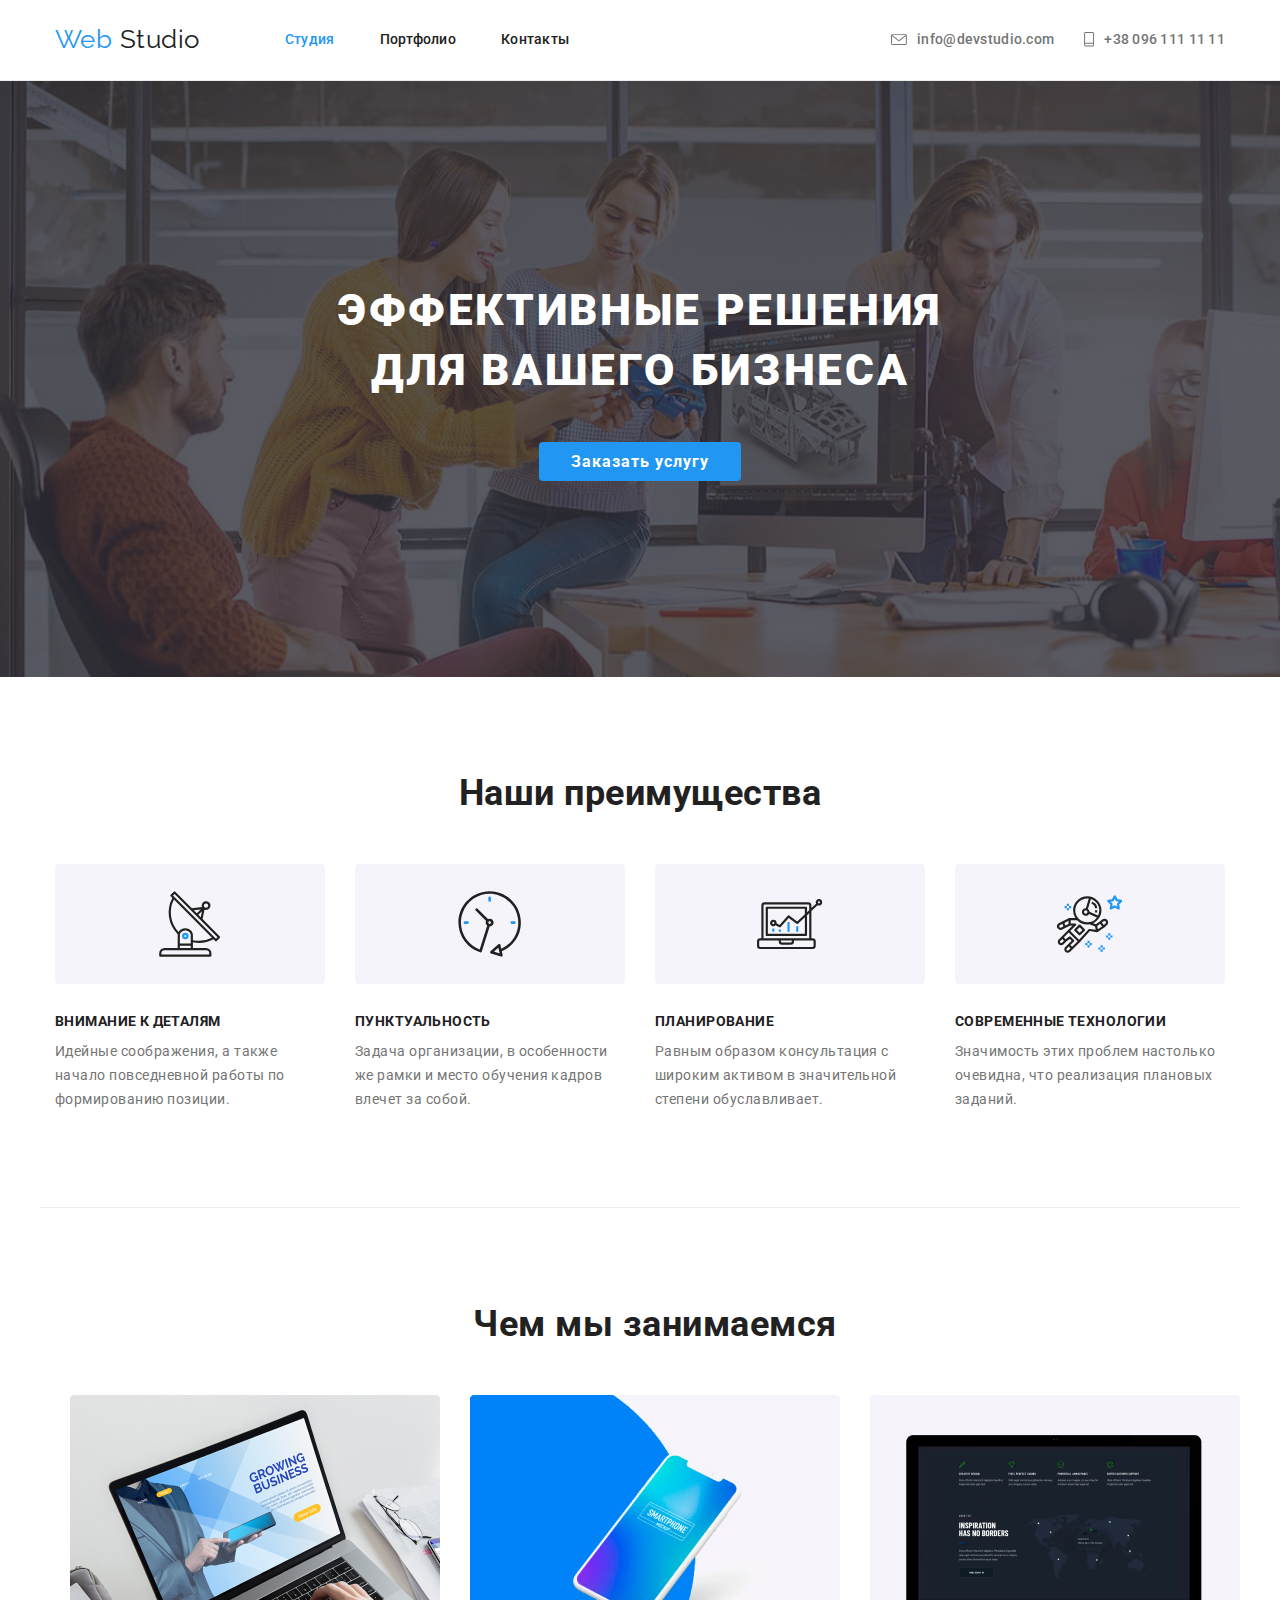
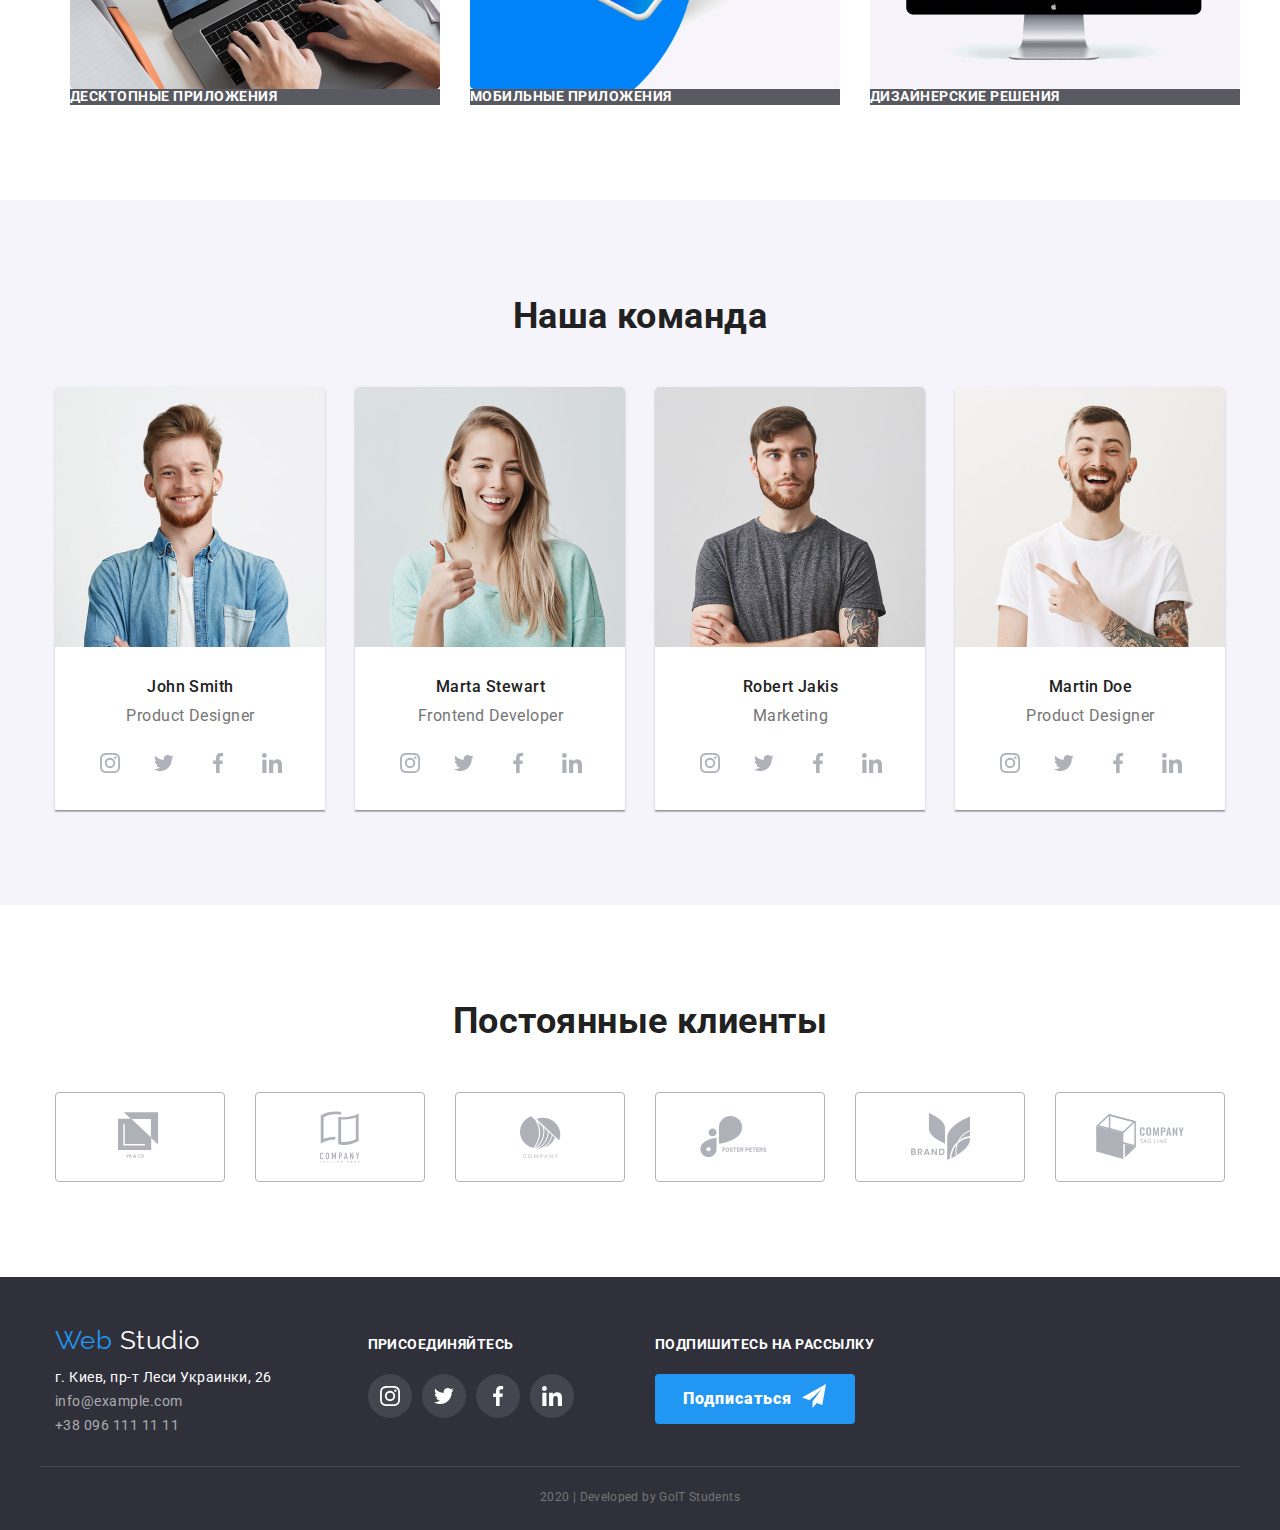
<file: index.html>
<!DOCTYPE html>
<html lang="ru">
  <head>
    <meta charset="UTF-8" />
    <meta name="viewport" content="width=device-width, initial-scale=1.0" />
    <title>Document</title>
    <link
      href="https://fonts.googleapis.com/css2?family=Raleway:wght@700&family=Roboto:wght@400;500;700&display=swap"
      rel="stylesheet"
    />
    <link
      rel="stylesheet"
      href="https://cdnjs.cloudflare.com/ajax/libs/modern-normalize/0.6.0/modern-normalize.min.css"
    />
    <link rel="stylesheet" href="./css/styles.css" />
  </head>
  <body>
    <!--Шапка файлу-->
    <header class="page-header">
      <nav class="container nav">
        <a href="" class="logo"> <span class="web-logo">Web</span> Studio </a>

        <ul class="site-nav list">
          <li class="item">
            <a href="./index.html" class="site-nav-link link current">Студия</a>
          </li>
          <li class="item">
            <a href="./portfolio.html" class="site-nav-link link">Портфолио</a>
          </li>
          <li class="item">
            <a href="" class="site-nav-link link">Контакты</a>
          </li>
        </ul>
        <ul class="address list">
          <li class="item-address">
            <a href="mailto:info@devstudio.com" class="address-link link">
              <svg class="icon" width="16px" height="11.2px">
                <use href="./images/sprite.svg#envelope"></use>
              </svg>
              info@devstudio.com
            </a>
          </li>
          <li class="item-address">
            <a href="tel:+380961111111" class="address-link link">
              <svg class="icon" width="10px" height="14.97px">
                <use href="./images/sprite.svg#Phone"></use>
              </svg>
              +38 096 111 11 11
            </a>
          </li>
        </ul>
      </nav>
    </header>
    <main>
      <!---Герой-->
      <section class="hero">
        <div class="container-hero">
          <h1 class="hero-title">эффективные решения для вашего бизнеса</h1>
          <a href="" class="hero-link button link">Заказать услугу</a>
        </div>
      </section>
      <!--Наши преимущества-->
      <section class="section">
        <div class="container offer">
          <h2 class="section-title">Наши преимущества</h2>
          <ul class="feature-list list">
            <li class="item-advantages">
              <div class="advantages">
                <svg class="antenna" width="65.32px" height="70px">
                  <use href="./images/sprite.svg#antenna"></use>
                </svg>
              </div>
              <h3 class="title">Внимание к деталям</h3>
              <p class="text">
                Идейные соображения, а также начало повседневной работы по
                формированию позиции.
              </p>
            </li>
            <li class="item-advantages">
              <div class="advantages">
                <svg class="antenna" width="65.32px" height="70px">
                  <use href="./images/sprite.svg#clock"></use>
                </svg>
              </div>
              <h3 class="title">Пунктуальность</h3>
              <p class="text">
                Задача организации, в особенности же рамки и место обучения
                кадров влечет за собой.
              </p>
            </li>
            <li class="item-advantages">
              <div class="advantages">
                <svg class="antenna" width="65.32px" height="70px">
                  <use href="./images/sprite.svg#diagram"></use>
                </svg>
              </div>
              <h3 class="title">Планирование</h3>
              <p class="text">
                Равным образом консультация с широким активом в значительной
                степени обуславливает.
              </p>
            </li>
            <li class="item-advantages">
              <div class="advantages">
                <svg class="antenna" width="65.32px" height="70px">
                  <use href="./images/sprite.svg#astronaut"></use>
                </svg>
              </div>
              <h3 class="title">Современные технологии</h3>
              <p class="text">
                Значимость этих проблем настолько очевидна, что реализация
                плановых заданий.
              </p>
            </li>
          </ul>
        </div>
      </section>
      <!--Чем занимаемся-->
      <section class="section container">
        <div class="container">
          <h2 class="section-title">Чем мы занимаемся</h2>
          <ul class="feature-list list">
            <li class="item-work">
              <a href="" class="link">
                <img src="./images/desktop-applications.jpg" alt="computer" />
                <h3 class="feature-title">Десктопные приложения</h3>
              </a>
            </li>
            <li class="item-work">
              <a href="" class="link">
                <img src="./images/mob-desk.jpg" alt="mobile" />
                <h3 class="feature-title">Мобильные приложения</h3>
              </a>
            </li>
            <li class="item-work">
              <a href="" class="link">
                <img src="./images/design.jpg" alt="computer" />
                <h3 class="feature-title">Дизайнерские решения</h3>
              </a>
            </li>
          </ul>
        </div>
      </section>
      <!--Наша команда-->
      <section class="section team">
        <div class="container">
          <h2 class="section-title team">Наша команда</h2>
          <ul class="feature-list list">
            <li class="item-team">
                <div class="card">
                    <img src="./images/john-smith.jpg" alt="John Smith" class="comand-img"/>
                    <div class="card-content">
                        <h3 class="name-title">John Smith</h3>
                        <p class="profession">Product Designer</p>
                        <ul class="social list">
                            <li class="social-item">
                                <a href="" aria-label="Ссылка на Instagram" class="social-link link">
                                    <svg class="icon-link" width="20px" height="20px">
                                        <use href="./images/sprite.svg#instagram"></use>
                                    </svg>
                                </a>
                            </li>
                            <li class="social-item">
                            <a href="" aria-label="Ссылка на Twitter" class="social-link link">
                                <svg class="icon-link" width="20px" height="20px">
                                    <use href="./images/sprite.svg#twitter"></use>
                                </svg>
                                </a>
                            </li>
                            <li class="social-item">
                            <a href="" aria-label="Ссылка на Facebook" class="social-link link">
                                    <svg class="icon-link" width="20px" height="20px">
                                        <use href="./images/sprite.svg#facebook"></use>
                                    </svg>
                                </a>
                            </li>
                            <li class="social-item">
                                <a href="" aria-label="Ссылка на LinkedIn" class="social-link link">
                                    <svg class="icon-link" width="20px" height="20px">
                                        <use href="./images/sprite.svg#linkedin"></use>
                                    </svg>
                                </a>
                            </li>
                        </ul>
                    </div>
                </div>
            </li>
            <li class="item-team">
              <div class="card">
                <img src="./images/marta-stewart.jpg" alt="Marta Stewart" class="comand-img"/>
                <div class="card-content">
                  <h3 class="name-title">Marta Stewart</h3>
                  <p class="profession">Frontend Developer</p>
                  <ul class="social list">
                    <li class="social-item">
                        <a href="" aria-label="Ссылка на Instagram" class="social-link link">
                            <svg class="icon-link" width="20px" height="20px">
                                <use href="./images/sprite.svg#instagram"></use>
                            </svg>
                        </a>
                    </li>
                    <li class="social-item">
                      <a href="" aria-label="Ссылка на Twitter" class="social-link link">
                        <svg class="icon-link" width="20px" height="20px">
                            <use href="./images/sprite.svg#twitter"></use>
                        </svg>
                        </a>
                    </li>
                    <li class="social-item">
                      <a href="" aria-label="Ссылка на Facebook" class="social-link link">
                            <svg class="icon-link" width="20px" height="20px">
                                <use href="./images/sprite.svg#facebook"></use>
                            </svg>
                        </a>
                    </li>
                    <li class="social-item">
                        <a href="" aria-label="Ссылка на LinkedIn" class="social-link link">
                            <svg class="icon-link" width="20px" height="20px">
                                <use href="./images/sprite.svg#linkedin"></use>
                            </svg>
                        </a>
                    </li>
                  </ul>
                </div>
              </div>
            </li>
            <li class="item-team">
              <div class="card">
                <img
                  src="./images/robert-jakis.jpg"
                  alt="Robert Jakis"
                  class="comand-img"
                />
                <div class="card-content">
                  <h3 class="name-title">Robert Jakis</h3>
                  <p class="profession">Marketing</p>
                  <ul class="social list">
                    <li class="social-item">
                        <a href="" aria-label="Ссылка на Instagram" class="social-link link">
                            <svg class="icon-link" width="20px" height="20px">
                                <use href="./images/sprite.svg#instagram"></use>
                            </svg>
                        </a>
                    </li>
                    <li class="social-item">
                      <a href="" aria-label="Ссылка на Twitter" class="social-link link">
                        <svg class="icon-link" width="20px" height="20px">
                            <use href="./images/sprite.svg#twitter"></use>
                        </svg>
                        </a>
                    </li>
                    <li class="social-item">
                      <a href="" aria-label="Ссылка на Facebook" class="social-link link">
                            <svg class="icon-link" width="20px" height="20px">
                                <use href="./images/sprite.svg#facebook"></use>
                            </svg>
                        </a>
                    </li>
                    <li class="social-item">
                        <a href="" aria-label="Ссылка на LinkedIn" class="social-link link">
                            <svg class="icon-link" width="20px" height="20px">
                                <use href="./images/sprite.svg#linkedin"></use>
                            </svg>
                        </a>
                    </li>
                  </ul>
                </div>
              </div>
            </li>
            <li class="item-team">
              <div class="card">
                <img src="./images/martin-doe.jpg" alt="Martin Doe" class="comand-img"/>
                <div class="card-content">
                  <h3 class="name-title">Martin Doe</h3>
                  <p class="profession">Product Designer</p>
                  <ul class="social list">
                    <li class="social-item">
                        <a href="" aria-label="Ссылка на Instagram" class="social-link link">
                            <svg class="icon-link" width="20px" height="20px">
                                <use href="./images/sprite.svg#instagram"></use>
                            </svg>
                        </a>
                    </li>
                    <li class="social-item">
                      <a href="" aria-label="Ссылка на Twitter" class="social-link link">
                        <svg class="icon-link" width="20px" height="20px">
                            <use href="./images/sprite.svg#twitter"></use>
                        </svg>
                        </a>
                    </li>
                    <li class="social-item">
                        <a href="" aria-label="Ссылка на Facebook" class="social-link link">
                            <svg class="icon-link" width="20px" height="20px">
                                <use href="./images/sprite.svg#facebook"></use>
                            </svg>
                        </a>
                    </li>
                    <li class="social-item">
                        <a href="" aria-label="Ссылка на LinkedIn" class="social-link link">
                            <svg class="icon-link" width="20px" height="20px">
                                <use href="./images/sprite.svg#linkedin"></use>
                            </svg>
                        </a>
                    </li>
                  </ul>
                </div>
              </div>
            </li>
          </ul>
        </div>
      </section>

      <!--Постоянные клиенты-->
      <section class="section">
        <div class="container">
          <h2 class="section-title">Постоянные клиенты</h2>
          <ul class="clients list">
            <li class="item-company">
                <div class="company">
                    <a href="" aria-label="Ссылка на Ya&Go" class="clients-link link">
                        <svg class="icon-link" width="44.27px" height="49.23px">
                            <use href="./images/sprite.svg#logo-1"></use>
                        </svg>
                    </a>
                </div>
            </li>
            <li class="item-company">
                <div class="company">
                    <a href="" aria-label="Ссылка на Tagline Here" class="clients-link link">
                        <svg class="icon-link" width="40px" height="52px">
                            <use href="./images/sprite.svg#logo-2"></use>
                        </svg>
                    </a>
                </div>
            </li>
            <li class="item-company">
                <div class="company">
                    <a href="" aria-label="Ссылка на Company" class="clients-link link">
                        <svg class="icon-link" width="41px" height="42.6px">
                            <use href="./images/sprite.svg#logo-3"></use>
                        </svg>
                    </a>
                </div>
            </li>
            <li class="item-company">
                <div class="company">
                    <a href="" aria-label="Ссылка на Ya&Go Foster Peters" class="clients-link link">
                        <svg class="icon-link" width="79.66px" height="42.02px">
                            <use href="./images/sprite.svg#logo-4"></use>
                        </svg>
                    </a>
                </div>
            </li>
            <li class="item-company">
                <div class="company"> 
                    <a href="" aria-label="Ссылка на Ya&Go Brand" class="clients-link link">
                        <svg class="icon-link" width="59px" height="47px">
                            <use href="./images/sprite.svg#logo-5"></use>
                        </svg>
                    </a>
                </div>
            </li>
            <li class="item-company">
                <div class="company">
                    <a href="" aria-label="Ссылка на Ya&Go Tag Line" class="clients-link link">
                        <svg class="icon-link" width="88.48px" height="45.44px">
                            <use href="./images/sprite.svg#logo-6"></use>
                        </svg>
                    </a>
                </div>
            </li>
          </ul>
        </div>
      </section>
    </main>

    <!--Футтер-->
    <footer class="footer">
      <div class="container container-footer">
        <div class="address-footer">
          <a href="./index.html" class="logo alternative"><span class="web-logo">Web</span> Studio</a>
          <address class="address">
            <p class="text-address">г. Киев, пр-т Леси Украинки, 26</p>
            <ul class="address-list list">
                <li>
                    <a href="mailto:info@example.com" class="footer-address link">
                        info@example.com
                    </a>
                </li>
              <li>
                <a href="tel:380961111111" class="footer-address link">
                    +38 096 111 11 11
                </a>
              </li>
            </ul>
          </address>
        </div>

        <div class="join">
          <b class="call">присоединяйтесь</b>
          <ul class="social-company list">
            <li class="social-footer-item">
                <a href="" aria-label="Ссылка на Facebook" class="company-link link">
                    <svg class="icon-footer" width="20px" height="20px">
                        <use href="./images/sprite.svg#instagram"></use>
                    </svg>
                </a>
            </li>
            <li class="social-footer-item">
              <a href="" aria-label="Ссылка на Facebook" class="company-link link">
                <svg class="icon-footer" width="20px" height="20px">
                    <use href="./images/sprite.svg#twitter"></use>
                </svg>                  
            </a>
            </li>
            <li class="social-footer-item">
              <a href="" aria-label="Ссылка на Facebook" class="company-link link">
                <svg class="icon-footer" width="20px" height="20px">
                    <use href="./images/sprite.svg#facebook"></use>
                </svg>               
            </a>
            </li>
            <li class="social-footer-item">
                <a href="" aria-label="Ссылка на Facebook" class="company-link link">
                    <svg class="icon-footer" width="20px" height="20px">
                        <use href="./images/sprite.svg#linkedin"></use>
                    </svg>
                </a>
            </li>
          </ul>
        </div>
        <div class="subscription">
          <b class="call">Подпишитесь на рассылку</b>
            <a href="" class="subscribe button link">
                <p class="text-subscribe">Подписаться </p> 
                <svg class="icon-send" width="24px" height="24px">
                    <use href="./images/sprite.svg#icon-send"></use>
                </svg>
            </a>
        </div>
      </div>
      <p class="copyright container">2020 | Developed by GoIT Students</p>
    </footer>
  </body>
</html>
</file>
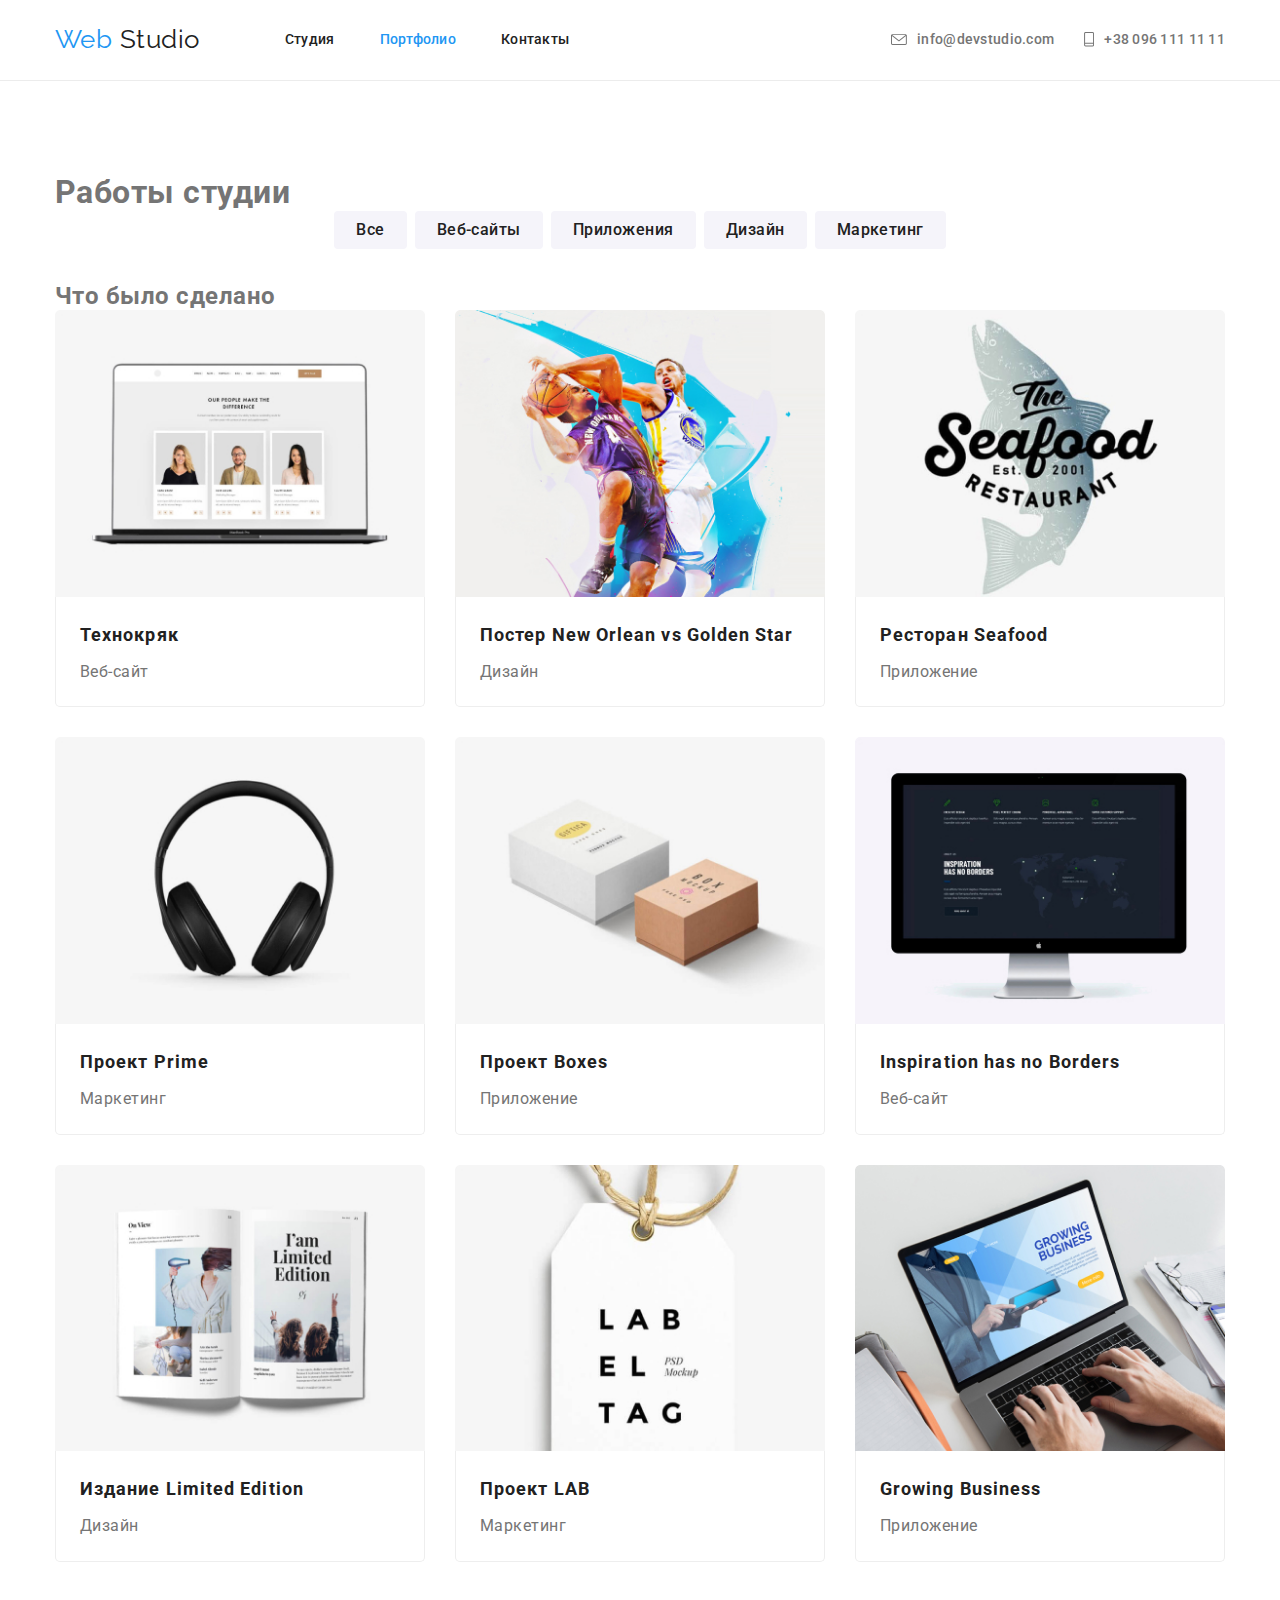
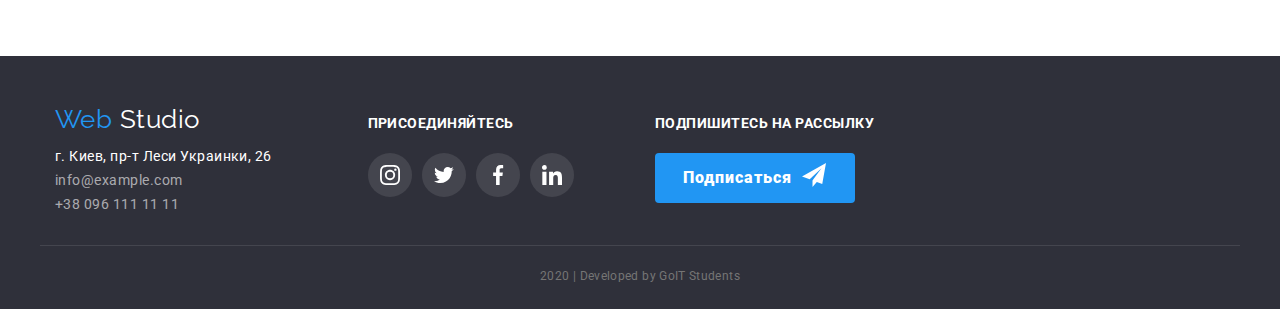
<file: portfolio.html>
<!DOCTYPE html>
<html lang="ru">
<head>
    <meta charset="UTF-8">
    <meta name="viewport" content="width=device-width, initial-scale=1.0">
    <title>Document</title>
    <link href="https://fonts.googleapis.com/css2?family=Raleway:wght@700&family=Roboto:wght@400;500;700&display=swap" rel="stylesheet">
    <link rel="stylesheet" href="https://cdnjs.cloudflare.com/ajax/libs/modern-normalize/0.6.0/modern-normalize.min.css">
    <link rel="stylesheet" href="./css/portfolio.css">
    <link rel="stylesheet" href="./css/styles.css">
</head>
<body>
    <!--Шапка файлу-->
    <header class="page-header">
        <div class="container nav">
            <a href="" class="logo">
                <span class="web-logo">Web</span> Studio
            </a>

            <ul class="site-nav list">
                <li class="item"><a href="./index.html" class="site-nav-link link">Студия</a></li>
                <li class="item"><a href="./portfolio.html" class="site-nav-link link current">Портфолио</a></li>
                <li class="item"><a href="" class="site-nav-link link">Контакты</a></li>
            </ul>
            <ul class="address list">
                <li class="item-address">
                  <a href="mailto:info@devstudio.com" class="address-link link">
                    <svg class="icon" width="16px" height="11.2px">
                      <use href="./images/sprite.svg#envelope"></use>
                    </svg>
                    info@devstudio.com
                  </a>
                </li>
                <li class="item-address">
                  <a href="tel:+380961111111" class="address-link link">
                    <svg class="icon" width="10px" height="14.97px">
                      <use href="./images/sprite.svg#Phone"></use>
                    </svg>
                    +38 096 111 11 11
                  </a>
                </li>
              </ul>
        </div>
    </header>
    <!-- main -->
    <main>
        <!--Hero-->
        <section class="hero-portfolio">
            <div class="container list-portfolio">
                <h1 class="hero-portfolio-title">Работы студии</h1>
                <ul class="hero-button list">
                   <li class="item-button"><button type="button" class="button-hero">Все</button></li>
                   <li class="item-button"><button type="button" class="button-hero">Веб-сайты</button></li>
                   <li class="item-button"><button type="button" class="button-hero">Приложения</button></li>
                   <li class="item-button"><button type="button" class="button-hero">Дизайн</button></li>
                   <li class="item-button"><button type="button" class="button-hero">Маркетинг</button></li>
                </ul> 
            </div>
        
        <!--</section>--> 
        <!-- Что было сделано -->
        <!--<section class="section portfolio">--> 
            <div class="container portfolio">
                <h2 class="section-title-portfolio">Что было сделано</h2>
                <ul class="feature-list list">
                    <li class="item-portfolio">
                        <a href="" class="product link">
                            <div class="card-portfolio">
                                <img src="./images/texnogr.jpg" alt="Ноутбук">
                                <div class="card-portfolio-content">
                                    <h3 class="feature-title-portfolio">Технокряк</h3>
                                    <p class="appointment">Веб-сайт</p>
                                    <!--<p class="description-title">Технокряк это современная площадка распространения коронавируса. Компании используют эту платформу для цифрового шпионажа и атак на защищённые сервера конкурентов.</p>-->
                                </div>
                            </div>
                        </a>
                    </li>
                    <li class="item-portfolio">
                        <a href="" class="product link">
                            <div class="card-portfolio">
                                <img src="./images/Orlean.jpg" alt="Баскутболисты">
                                <div class="card-portfolio-content">
                                    <h3 class="feature-title-portfolio">Постер New Orlean vs Golden Star</h3>
                                    <p class="appointment">Дизайн</p>
                                    <!--<p class="description-title">Технокряк это современная площадка распространения коронавируса. Компании используют эту платформу для цифрового шпионажа и атак на защищённые сервера конкурентов.</p>-->
                                </div>
                            </div>
                        </a>
                    </li>
                    <li class="item-portfolio">
                        <a href="" class="product link">
                            <div class="card-portfolio">
                                <img src="./images/seafood.jpg" alt="Назва ресторану">
                                <div class="card-portfolio-content">
                                    <h3 class="feature-title-portfolio">Ресторан Seafood</h3>
                                    <p class="appointment">Приложение</p>
                                    <!--<p class="description-title">Технокряк это современная площадка распространения коронавируса. Компании используют эту платформу для цифрового шпионажа и атак на защищённые сервера конкурентов.</p>-->
                                </div>
                            </div>
                        </a>
                    </li>
                    <li class="item-portfolio">
                        <a href="" class="product link">
                            <div class="card-portfolio">
                                <img src="./images/prime.jpg" alt="Наушники">
                                <div class="card-portfolio-content">
                                    <h3 class="feature-title-portfolio">Проект Prime</h3>
                                    <p class="appointment">Маркетинг</p>
                                    <!--<p class="description-title">Технокряк это современная площадка распространения коронавируса. Компании используют эту платформу для цифрового шпионажа и атак на защищённые сервера конкурентов.</p>-->
                                </div>
                            </div>
                        </a>
                    </li>
                    <li class="item-portfolio">
                        <a href="" class="product link">
                            <div class="card-portfolio">
                                <img src="./images/Boxes.jpg" alt="Коробки">
                                <div class="card-portfolio-content">
                                    <h3 class="feature-title-portfolio">Проект Boxes</h3>
                                    <p class="appointment">Приложение</p>
                                    <!--<p class="description-title">Технокряк это современная площадка распространения коронавируса. Компании используют эту платформу для цифрового шпионажа и атак на защищённые сервера конкурентов.</p>-->
                                </div>
                            </div>
                        </a>
                    </li>
                    <li class="item-portfolio">
                        <a href="" class="product link">
                            <div class="card-portfolio">
                                <img src="./images/Inspiration.jpg" alt="Монитор">
                                <div class="card-portfolio-content">
                                    <h3 class="feature-title-portfolio">Inspiration has no Borders</h3>
                                    <p class="appointment">Веб-сайт</p>
                                    <!--<p class="description-title">Технокряк это современная площадка распространения коронавируса. Компании используют эту платформу для цифрового шпионажа и атак на защищённые сервера конкурентов.</p>-->
                                </div>
                            </div>
                        </a>
                    </li>
                    <li class="item-portfolio">
                        <a href="" class="product link">
                            <div class="card-portfolio">
                                <img src="./images/Limited.jpg" alt="Книга">
                                <div class="card-portfolio-content">
                                    <h3 class="feature-title-portfolio">Издание Limited Edition</h3>
                                    <p class="appointment">Дизайн</p>
                                    <!--<p class="description-title">Технокряк это современная площадка распространения коронавируса. Компании используют эту платформу для цифрового шпионажа и атак на защищённые сервера конкурентов.</p>-->
                                </div>
                            </div>
                        </a>
                    </li>
                    <li class="item-portfolio">
                        <a href="" class="product link">
                            <div class="card-portfolio">
                                <img src="./images/LAB.jpg" alt="Бирка">
                                <div class="card-portfolio-content">
                                    <h3 class="feature-title-portfolio">Проект LAB</h3>
                                    <p class="appointment">Маркетинг</p>
                                    <!--<p class="description-title">Технокряк это современная площадка распространения коронавируса. Компании используют эту платформу для цифрового шпионажа и атак на защищённые сервера конкурентов.</p>-->
                                </div>
                            </div>
                        </a>
                    </li>
                    <li class="item-portfolio">
                        <a href="" class="product link">
                            <div class="card-portfolio">
                                <img src="./images/Growing.jpg" alt="Ноутбук">
                                <div class="card-portfolio-content">
                                    <h3 class="feature-title-portfolio">Growing Business</h3>
                                    <p class="appointment">Приложение</p>
                                    <!--<p class="description-title">Технокряк это современная площадка распространения коронавируса. Компании используют эту платформу для цифрового шпионажа и атак на защищённые сервера конкурентов.</p>-->
                                </div>
                            </div>
                        </a>
                    </li>
                </ul>
            </div>
        </section>
    </main>

    <!--Футтер-->
    <footer class="footer">
        <div class="container container-footer">
            <div class="address-footer">
                <a href="./index.html" class="logo alternative"><span class="web-logo">Web</span> Studio</a>
                <address class="address">
                    <p class="text-address">г. Киев, пр-т Леси Украинки, 26</p>                
                    <ul class="address-list list">
                        <li>
                            <a href="mailto:info@example.com" class="footer-address link">info@example.com</a>
                        </li>
                        <li>
                            <a href="tel:380961111111" class="footer-address link">+38 096 111 11 11</a>
                        </li>
                    </ul>  
                </address>       
            </div>

            <div class="join">
                <b class="call">присоединяйтесь</b>
                <ul class="social-company list">
                    <li class="social-footer-item">
                        <a href="" aria-label="Ссылка на Facebook" class="company-link link">
                            <svg class="icon-footer" width="20px" height="20px">
                                <use href="./images/sprite.svg#instagram"></use>
                            </svg>
                        </a>
                    </li>
                    <li class="social-footer-item">
                      <a href="" aria-label="Ссылка на Facebook" class="company-link link">
                        <svg class="icon-footer" width="20px" height="20px">
                            <use href="./images/sprite.svg#twitter"></use>
                        </svg>                  
                    </a>
                    </li>
                    <li class="social-footer-item">
                      <a href="" aria-label="Ссылка на Facebook" class="company-link link">
                        <svg class="icon-footer" width="20px" height="20px">
                            <use href="./images/sprite.svg#facebook"></use>
                        </svg>               
                    </a>
                    </li>
                    <li class="social-footer-item">
                        <a href="" aria-label="Ссылка на Facebook" class="company-link link">
                            <svg class="icon-footer" width="20px" height="20px">
                                <use href="./images/sprite.svg#linkedin"></use>
                            </svg>
                        </a>
                    </li>
                  </ul>
            </div>
            <div class="subscription">
                <b class="call">Подпишитесь на рассылку</b>
                <a href="" class="subscribe button link">
                    <p class="text-subscribe">Подписаться </p> 
                    <svg class="icon-send" width="24px" height="24px">
                        <use href="./images/sprite.svg#icon-send"></use>
                    </svg>
                </a>
            </div>

        </div>
        <p class="copyright container">2020 | Developed by GoIT Students </p>
    </footer>
</body>
</html>
</file>
<file: css/styles.css>
/* белый #FFFFFF  */
/* акцент #2196F3 */
/* Заголовок #212121; */
/* цвет текста основа #757575; */
/* цвет фона страницы #E5E5E5*/
/* цвет фона вторичный #F5F4FA*/
/* цвет фона шапки rgba(0, 0, 0, 0.12)*/
/* цвет фона футера #2F303A*/

:root {
  --primery-text-color: #757575;
  --title-text-color: #212121;
  --footer-text-color: rgba(255, 255, 255, 0.6);
  --accent-color: #2196f3;
  --white-color: #ffffff;
  --footer-bottom-color: rgba(255, 255, 255, 0.6);
  --pg-background-color: #e5e5e5;
  --bg-footer-color: #2f303a;
  --bg-team-color: #f5f4fa;
  --bg-hero-color: rgba(47, 48, 58, 0.8);
  --social-color: #AFB1B8;
  --social-footer-color: #44454E;
}


body {
  background-color: var(--white-color);
  color: var(--primery-text-color);
  font-family: Roboto, sans-serif;
  letter-spacing: 0.03em;
}

img {
  display: block;
  max-width: 100%;
  height: auto;
}

.section {
  padding-top: 95px;
  padding-bottom: 95px;
}
/*ul {
    margin: 0;
    padding: 0;
}*/

.container {
  width: 1200px;
  padding-left: 15px;
  padding-right: 15px;
  /*padding-top: 95px;
    padding-bottom: 95px;*/
  margin-left: auto;
  margin-right: auto;
}

.button {
  color: var(--white-color);
  background-color: var(--accent-color);
  font-family: inherit;
  font-weight: 900;
  font-size: 16px;
  line-height: 1.87;
  letter-spacing: 0.06em;
  border-radius: 4px;

  min-width: 200px;
}
.list {
  list-style: none;
  margin: 0;
  padding: 0;
}

.link {
  text-decoration: none;
}

/* header*/
.page-header {
  border-bottom: 1px solid #ececec;
}

/* Logo */

.logo {
  color: var(--title-text-color);
  font-family: Raleway;
  font-size: 26px;
  line-height: 1.2;
  text-decoration: none;
}

.nav > .logo {
  margin-right: 85px;
}

.web-logo {
  color: var(--accent-color);
}
/* site nav*/

.nav {
  display: flex;
  align-items: center;
}
.site-nav {
  display: flex;
}
.site-nav .item:not(:last-child) {
  margin-right: 45px;
}

.site-nav .site-nav-link {
  display: block;
  padding-top: 32px;
  padding-bottom: 32px;

  color: var(--title-text-color);
  font-weight: 500;
  font-size: 14px;
  line-height: 1.14;
  letter-spacing: 0.02em;
}

.site-nav .link.current {
  color: var(--accent-color);
  font-family: Roboto;
  font-weight: 500;
  font-size: 14px;
  line-height: 1.14;
  letter-spacing: 0.02em;
}

.site-nav .link:hover,
.site-nav .link:focus {
  color: var(--accent-color);
}

/* номер і адреси*/
.nav > .address {
  display: flex;
  margin-left: auto;
}

.address .item-address:not(:last-child) {
  margin-right: 30px;
}
.address .address-link {
  color: var(--primery-text-color);
  font-weight: 500;
  font-size: 14px;
  line-height: 1.14;
  letter-spacing: 0.02em;
  display: flex;
}

.icon {
    display: block;
    fill: currentColor;
    margin-right: 10px;
    margin-top: auto;
    margin-bottom: auto;
}

.address .address-link:hover,
.address .address-link:focus {
  color: var(--accent-color);
}

/* Hero */
.hero {
  background-color: var(--bg-hero-color);
  background-image: linear-gradient(
      to right,
      var(--bg-hero-color),
      var(--bg-hero-color)
    ),
    url(../images/Header-img.jpg);

  max-width: 1600px;
  max-height: 600px;
  margin-left: auto;
  margin-right: auto;
  background-repeat: no-repeat;
}
.container-hero {
  /*background-color: var(--pg-background-color);*/

  margin-left: auto;
  margin-right: auto;
  width: 646px;
  text-align: center;

  padding-top: 200px;
  padding-bottom: 200px;
}
.hero-title {
  color: var(--white-color);
  font-weight: 900;
  font-size: 44px;
  line-height: 1.36;
  text-align: center;
  letter-spacing: 0.06em;
  text-transform: uppercase;

  margin-top: 0;
  margin-bottom: 46px;
}

.hero-link.button {
  color: var(--white-color);
  background-color: var(--accent-color);
  font-family: inherit;
  font-weight: bold;
  font-size: 16px;
  line-height: 1.88;
  align-items: center;
  text-align: center;
  letter-spacing: 0.06em;

  /*border-radius: 4px;*/
  padding: 10px 32px;
}
/* Що ми пропонуєммо */

/*.section {
    padding-top: 95px;
    padding-bottom: 95px;
}*/

.section .section-title {
  color: var(--title-text-color);
  font-weight: bold;
  font-size: 36px;
  line-height: 1.17;
  text-align: center;

  margin-top: 0;
  margin-bottom: 0;
  padding-bottom: 50px;
}
/* Наши преимущества*/
.feature-list {
  display: flex;
  flex-wrap: wrap;
}

.feature-list .title {
  color: var(--title-text-color);
  font-weight: bold;
  font-size: 14px;
  line-height: 1.14;
  letter-spacing: 0.03em;
  text-transform: uppercase;

  margin-top: 0;
  margin-bottom: 10px;
}

.advantages {
  max-width: 270px;
  max-height: 120px;
  text-align: center;
  border-radius: 4px;

  background-color: var(--bg-team-color);
  padding: 25px 100px;
  margin-bottom: 30px;
}

.feature-list .item-advantages {
  width: 270px;
}
.feature-list .item-advantages:not(:last-child) {
  margin-right: 30px;
}

.text {
  color: var(--primery-text-color);
  font-size: 14px;
  line-height: 1.71;

  margin-top: 0;
  margin-bottom: 0;
}

/* Чем занимаемся */

.section.container {
  border-top: 1px solid #ececec;
}

.feature-list .item-work:not(:last-child) {
  margin-right: 30px;
}

.item-work > .link {
  display: block;
}

.feature-title {
  color: var(--white-color);
  font-weight: bold;
  font-size: 14px;
  line-height: 1.14;
  text-transform: uppercase;
  background-color: var(--bg-hero-color);

  margin-top: 0;
  margin-bottom: 0;
}


/* Наша команда */

.section.team {
  background-color: var(--bg-team-color);
}

.feature-list > .item-team {
  text-align: center;
}

.card {
  border-top-left-radius: 4px;
  border-top-right-radius: 4px;
  overflow: hidden;

  box-shadow: 0px 2px 1px rgba(0, 0, 0, 0.2),
   0px 1px 1px rgba(0, 0, 0, 0.14),
   0px 1px 3px rgba(0, 0, 0, 0.12);
}

.card-content {
  background: #ffffff;
  border-right: 1px solid #ffffff;
  border-bottom: 1px solid #ffffff;
  border-left: 1px solid #ffffff;
  box-sizing: border-box;
  border-bottom-right-radius: 5px;
  border-bottom-left-radius: 5px;
  padding: 30px 31px 24px 32px;
}

.feature-list .name-title {
  color: var(--title-text-color);
  font-weight: 500;
  font-size: 16px;
  line-height: 1.19;

  margin-top: 0;
  margin-bottom: 10px;
}

.item-team {
  width: 270px;
}

.feature-list .item-team:not(:last-child) {
  margin-right: 30px;
}

.profession {
  color: var(--primery-text-color);
  font-size: 16px;
  line-height: 1.19;

  margin-top: 0;
  margin-bottom: 16px;
}
.social {
  display: flex;
}

.icon-link {
    fill: var(--social-color);
}
.social-link:hover .icon-link,
.social-link:focus .icon-link {
    fill: var(--white-color);
}


.social-link {
    display: flex;
    border: none;
    width: 44px;
    height: 44px;
    border-radius: 50%;

    justify-content: center;
    align-items: center;
}

.social-link:hover,
.social-link:focus {
    background-color: var(--accent-color);
    fill: var(--white-color);
}

.social-item:not(:last-child) {
    margin-right: 10px;
}
  

/*Постоянные клиенты*/

.clients {
  display: flex;
  justify-content: space-between;
}

.clients-link {
    /*display: block;*/
    display: flex;
    width: 170px;
    height: 90px;

    justify-content: center;
    align-items: center;
    
    border: 1px solid #AFB1B8;
    box-sizing: border-box;
    border-radius: 4px;
}

.clients-link:hover .icon-link,
.clients-link:focus .icon-link {
  fill: var(--accent-color);
  border-color: var(--accent-color);
}

.clients-link:hover,
.clients-link:focus {
  fill: var(--accent-color);
  border-color: var(--accent-color);
}

/* Футтер*/

.footer-address {
  color: var(--footer-text-color);
  font-size: 14px;
  font-style: normal;
  line-height: 1.71;
}

.call {
    display: block;
  color: var(--white-color);
  font-size: 14px;
  line-height: 1.14;
  text-transform: uppercase;
  margin-bottom: 21px;
}

.subscribe {
  padding: 10px 28px;
  max-width: 200px;
  max-height: 50px;
  display: flex;
}
.text-subscribe {

    margin: 0 10px 0 0;
    padding: auto;
}
.company-link {
    display: flex;
    border: none;
    width: 44px;
    height: 44px;
    border-radius: 50%;
    background-color: var(--social-footer-color);

    justify-content: center;
    align-items: center;
}

.social-footer-item:not(:last-child) {
    margin-right: 10px;
}

.icon-footer {
    fill: var(--white-color);
}

.social-company .company-link:hover,
.social-company .company-link:focus {
  background-color: var(--accent-color);
}

.icon-send {
 background-position: 148px 13px;
}
.footer {
  background-color: #2f303a;
}
.address-footer > .address {
  margin: 0;
}
.address-footer {
  width: 231px;
  display: flex;
  flex-direction: column;
}

.social-company {
  display: flex;
}
.join {
  width: 206px;
}
.subscription {
  width: 570px;
}

.container-footer {
  display: flex;
  justify-content: space-between;
  align-items: baseline;
  padding-top: 48px;
  padding-bottom: 28px;
}

.address-list {
  display: block;
}

.text-address {
  color: var(--white-color);
  font-style: normal;
  font-size: 14px;
  line-height: 1.71;

  margin-top: 0;
  margin-bottom: 0;
}

.alternative {
  color: var(--white-color);
  margin-bottom: 10px;
}

.copyright {
  border-top: 1px solid rgba(255, 255, 255, 0.1);
  text-align: center;
  padding-top: 18px;
  padding-bottom: 21px;
  font-size: 12px;
  line-height: 2;
  letter-spacing: 0.03em;
  margin-top: 0;
  margin-bottom: 0;
}
</file>
<file: css/portfolio.css>
:root {
    --primery-text-color: #757575;
    --title-text-color: #212121;
    --footer-text-color: rgba(255, 255, 255, 0.6);
    --accent-color: #2196F3;
    --white-color: #ffffff;
    --footer-bottom-color: rgba(255, 255, 255, 0.6);
    --pg-background-color: #E5E5E5;
    --bt-background-color: #F5F4FA;
}

body {
   background-color: var(--pg-background-color);
   color: var(--primery-text-color);
   font-family: Roboto, sans-serif;
   letter-spacing: 0.03em;
}

   /* HERO*/

.section.portfolio {
    padding-top: 50px;
}

.list-portfolio {
    margin-bottom: 34px;
}

.hero-portfolio {
    padding-top: 93px;
    padding-bottom: 94px;
}

.hero-portfolio-title {
    margin-top: 0;
    margin-bottom: 0;
}

.list {
    list-style: none;
}    

.hero-button {
    display: flex;
    justify-content: center;
}


.hero-button .item-button:not(:last-child) {
    margin-right: 8px;
}
.button-hero {
    -webkit-appearance: none;
    -moz-appearance: none;
    appearance: none;
    border: 0;
    border-radius: 0;
    background: #ccc;
}

.button-hero{
    color: var(--title-text-color);
    background-color: var(--bt-background-color);
    font-weight: 500;
    font-size: 16px;
    line-height: 1.62;
    text-align: center;
    letter-spacing: 0.03em;
    border-radius: 4px;

    padding: 6px 22px;
}
.button-hero:hover,
.button-hero:focus {
    color: var(--white-color);
    background-color: var(--accent-color);
}

.work-title.button:hover,
.work-title.button:focus {
    color: var(--accent-color);
}
  /* Что было сделано */

.feature-list .item-portfolio {
    width: 370px;
    margin-right: 30px;
    margin-bottom: 30px;
}

.product {
    display: block;
}

.card-portfolio {
    border-top-left-radius: 5px;
    border-top-right-radius: 5px;
    overflow: hidden;
}

.card-portfolio-content {
    background: #FFFFFF;
    border-right: 1px solid #EEEEEE;
    border-bottom: 1px solid #EEEEEE;
    border-left: 1px solid #EEEEEE;
    box-sizing: border-box;
    border-bottom-right-radius: 5px;
    border-bottom-left-radius: 5px;
    padding: 20px 24px;
}

.feature-list .item-portfolio:nth-child(3n) {
    margin-right: 0;
}

.feature-list .item-portfolio:nth-last-child(-n + 3) {
    margin-bottom: 0;
}

.product:hover,
.product:focus {
    box-shadow: 1px 4px 6px
    rgba(0, 0, 0, 0.16),
    0px 4px 4px
  rgba(0, 0, 0, 0.06),
   0px 1px 1px
 rgba(0, 0, 0, 0.12);
}

.section-title-portfolio {
    margin-top: 0;
    margin-bottom: 0;
}

.feature-title {
    margin-top: 0;
    margin-bottom: 0;
}

.feature-list .feature-title-portfolio {
    color: var(--title-text-color);
    font-weight: bold;
    font-size: 18px;
    line-height: 2;
    letter-spacing: 0.06em;

    margin-top: 0;
    margin-bottom: 4px;
}

.appointment {
    color: var(--primery-text-color);
    font-size: 16px;
    line-height: 1.87;
    letter-spacing: 0.03em;

    margin-top: 0;
    margin-bottom: 0;
}

.description-title {
    color: var(--white-color);
    font-size: 18px;
    line-height: 1.56;
    letter-spacing: 0.03em;

    margin-top: 0;
    margin-bottom: 0;
}
</file>
